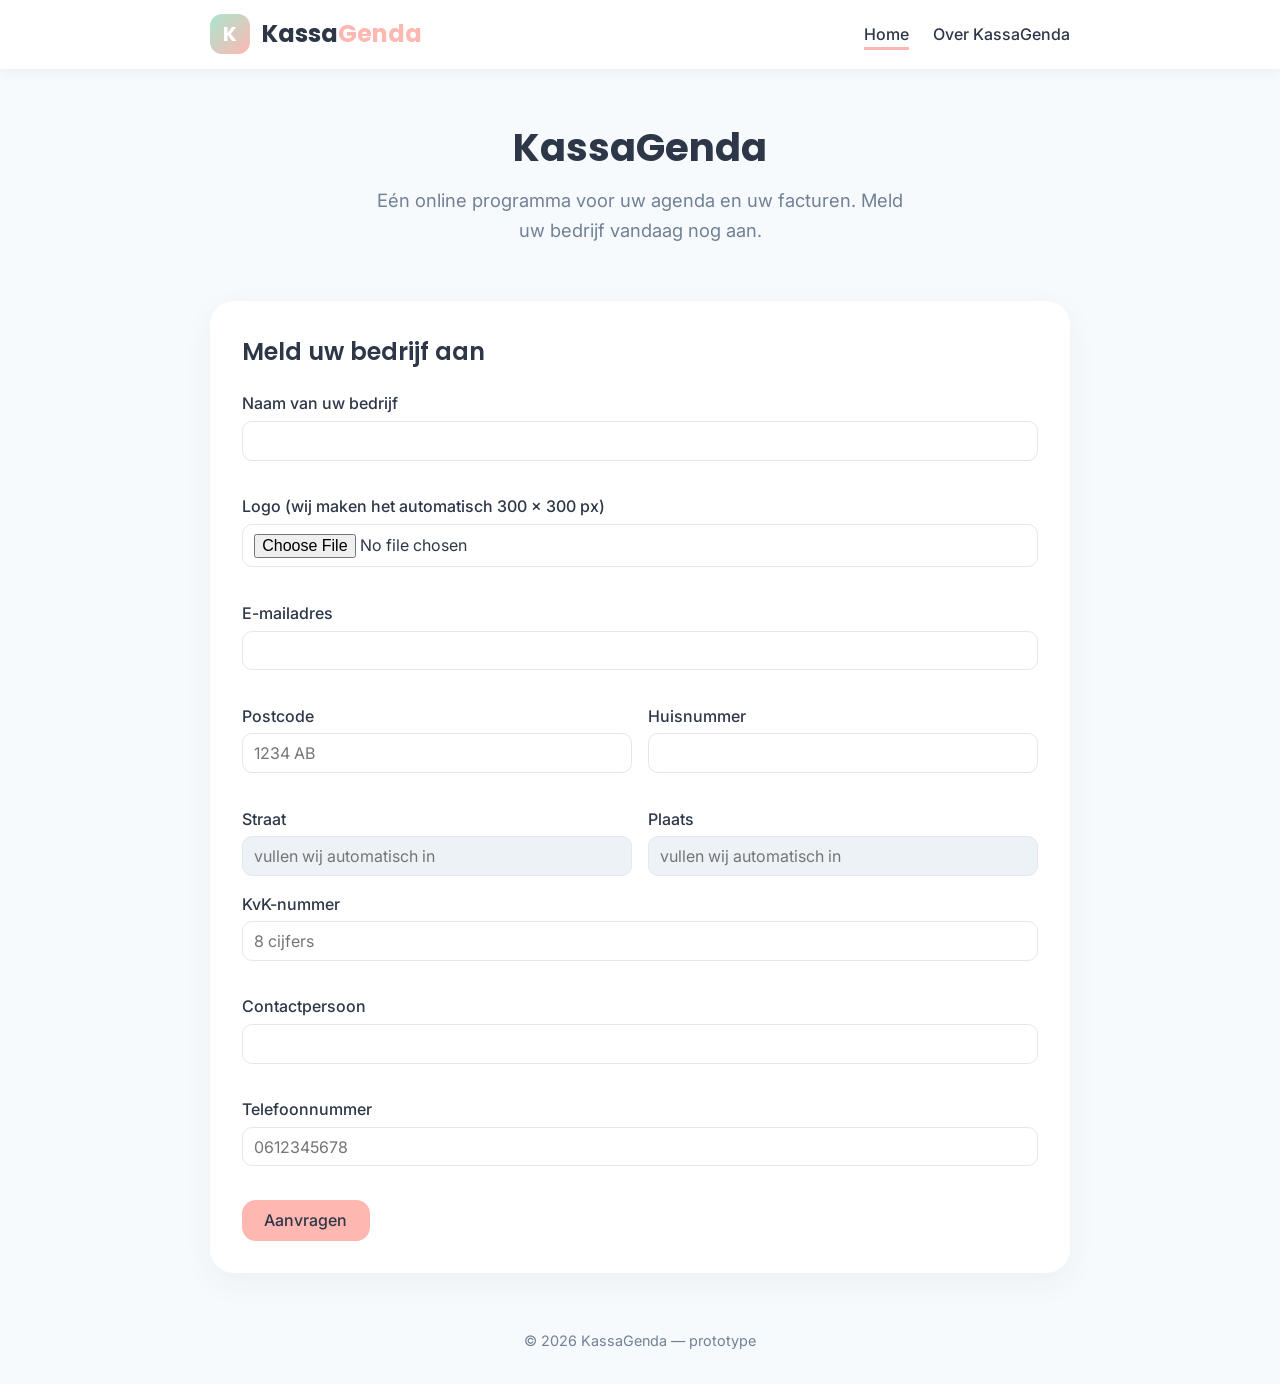
<file: index.html>
<!DOCTYPE html>
<html lang="nl">
<head>
  <meta charset="utf-8">
  <meta name="viewport" content="width=device-width, initial-scale=1">
  <title>KassaGenda — het platform voor uw onderneming</title>
  <link rel="stylesheet" href="css/style.css">
  <link rel="icon" href="data:image/svg+xml,%3Csvg xmlns='http://www.w3.org/2000/svg' viewBox='0 0 40 40'%3E%3Cdefs%3E%3ClinearGradient id='g' x1='0' y1='0' x2='1' y2='1'%3E%3Cstop offset='0' stop-color='%23A8E6CF'/%3E%3Cstop offset='1' stop-color='%23FFB7B2'/%3E%3C/linearGradient%3E%3C/defs%3E%3Crect width='40' height='40' rx='12' fill='url(%23g)'/%3E%3Ctext x='20' y='27' font-family='sans-serif' font-size='20' font-weight='bold' fill='white' text-anchor='middle'%3EK%3C/text%3E%3C/svg%3E">
  <link rel="preconnect" href="https://fonts.googleapis.com">
  <link rel="preconnect" href="https://fonts.gstatic.com" crossorigin>
  <link href="https://fonts.googleapis.com/css2?family=Inter:wght@400;500&family=Poppins:wght@600;700&display=swap" rel="stylesheet">
</head>
<body>
  <header class="site-header">
    <div class="container header-inner">
      <a class="logo" href="index.html">
        <span class="logo-icon" aria-hidden="true">K</span>
        <span><span class="logo-kassa">Kassa</span><span class="logo-genda">Genda</span></span>
      </a>
      <nav>
        <a href="index.html" class="actief" aria-current="page">Home</a>
        <a href="over.html">Over KassaGenda</a>
      </nav>
    </div>
  </header>
  <main class="container">
    <section class="hero">
      <h1>KassaGenda</h1>
      <p>Eén online programma voor uw agenda en uw facturen. Meld uw bedrijf vandaag nog aan.</p>
    </section>
    <section id="inschrijf-sectie">
      <!-- Stap 1: formulier -->
      <div class="kaart" id="stap-formulier">
        <h2>Meld uw bedrijf aan</h2>
        <form id="inschrijfformulier" novalidate>
          <div class="veld">
            <label for="naam">Naam van uw bedrijf</label>
            <input id="naam" type="text" required>
            <span class="fout" aria-live="polite" id="fout-naam"></span>
          </div>
          <div class="veld">
            <label for="logo">Logo (wij maken het automatisch 300 × 300 px)</label>
            <input id="logo" type="file" accept="image/*" required>
            <span class="fout" aria-live="polite" id="fout-logo"></span>
            <img id="logo-preview" class="logo-preview verborgen" alt="Logovoorbeeld">
          </div>
          <div class="veld">
            <label for="email">E-mailadres</label>
            <input id="email" type="email" required>
            <span class="fout" aria-live="polite" id="fout-email"></span>
          </div>
          <div class="velden-rij">
            <div class="veld">
              <label for="postcode">Postcode</label>
              <input id="postcode" type="text" placeholder="1234 AB" required>
              <span class="fout" aria-live="polite" id="fout-postcode"></span>
            </div>
            <div class="veld">
              <label for="huisnummer">Huisnummer</label>
              <input id="huisnummer" type="text" required>
              <span class="fout" aria-live="polite" id="fout-huisnummer"></span>
            </div>
          </div>
          <div class="velden-rij">
            <div class="veld">
              <label for="straat">Straat</label>
              <input id="straat" type="text" readonly placeholder="vullen wij automatisch in">
            </div>
            <div class="veld">
              <label for="plaats">Plaats</label>
              <input id="plaats" type="text" readonly placeholder="vullen wij automatisch in">
            </div>
          </div>
          <span class="fout" aria-live="polite" id="fout-adres"></span>
          <div class="veld">
            <label for="kvk">KvK-nummer</label>
            <input id="kvk" type="text" placeholder="8 cijfers" required>
            <span class="fout" aria-live="polite" id="fout-kvk"></span>
          </div>
          <div class="veld">
            <label for="contactpersoon">Contactpersoon</label>
            <input id="contactpersoon" type="text" required>
            <span class="fout" aria-live="polite" id="fout-contactpersoon"></span>
          </div>
          <div class="veld">
            <label for="telefoon">Telefoonnummer</label>
            <input id="telefoon" type="tel" placeholder="0612345678" required>
            <span class="fout" aria-live="polite" id="fout-telefoon"></span>
          </div>
          <button type="submit" class="knop">Aanvragen</button>
        </form>
      </div>

      <!-- Stap 2: verificatie -->
      <div class="kaart verborgen" id="stap-verificatie">
        <h2>Verifieer uw gegevens</h2>
        <p>Wij hebben twee codes gestuurd: één naar uw e-mail en één naar uw telefoon. Vul de codes hieronder in.</p>
        <div class="melding melding-info" id="demo-codes" role="status"></div>
        <div class="velden-rij">
          <div class="veld">
            <label for="email-code">Code uit e-mail</label>
            <input id="email-code" type="text" maxlength="6" autocomplete="off">
            <span class="fout" aria-live="polite" id="fout-email-code"></span>
          </div>
          <div class="veld">
            <label for="telefoon-code">Code uit sms</label>
            <input id="telefoon-code" type="text" maxlength="6" autocomplete="off">
            <span class="fout" aria-live="polite" id="fout-telefoon-code"></span>
          </div>
        </div>
        <button type="button" class="knop" id="knop-verifieer">Bevestigen</button>
      </div>

      <!-- Stap 3: bevestiging -->
      <div class="kaart verborgen" id="stap-klaar">
        <h2>Aanvraag ontvangen 🎉</h2>
        <div class="melding melding-goed">
          Wij hebben uw aanvraag ontvangen en gaan deze bekijken.
          Uw unieke KassaGenda-code is <span class="demo-code" id="tenant-code"></span>.
          Bewaar deze code goed.
        </div>
        <a class="knop knop-secundair" href="index.html">Terug naar start</a>
      </div>
    </section>
  </main>
  <footer class="site-footer">© 2026 KassaGenda — prototype</footer>
  <script src="js/validatie.js"></script>
  <script src="js/adres.js"></script>
  <script src="js/agenda.js"></script>
  <script src="js/db.js"></script>
  <script src="js/public.js"></script>
  <script src="js/menu.js"></script>
</body>
</html>
</file>
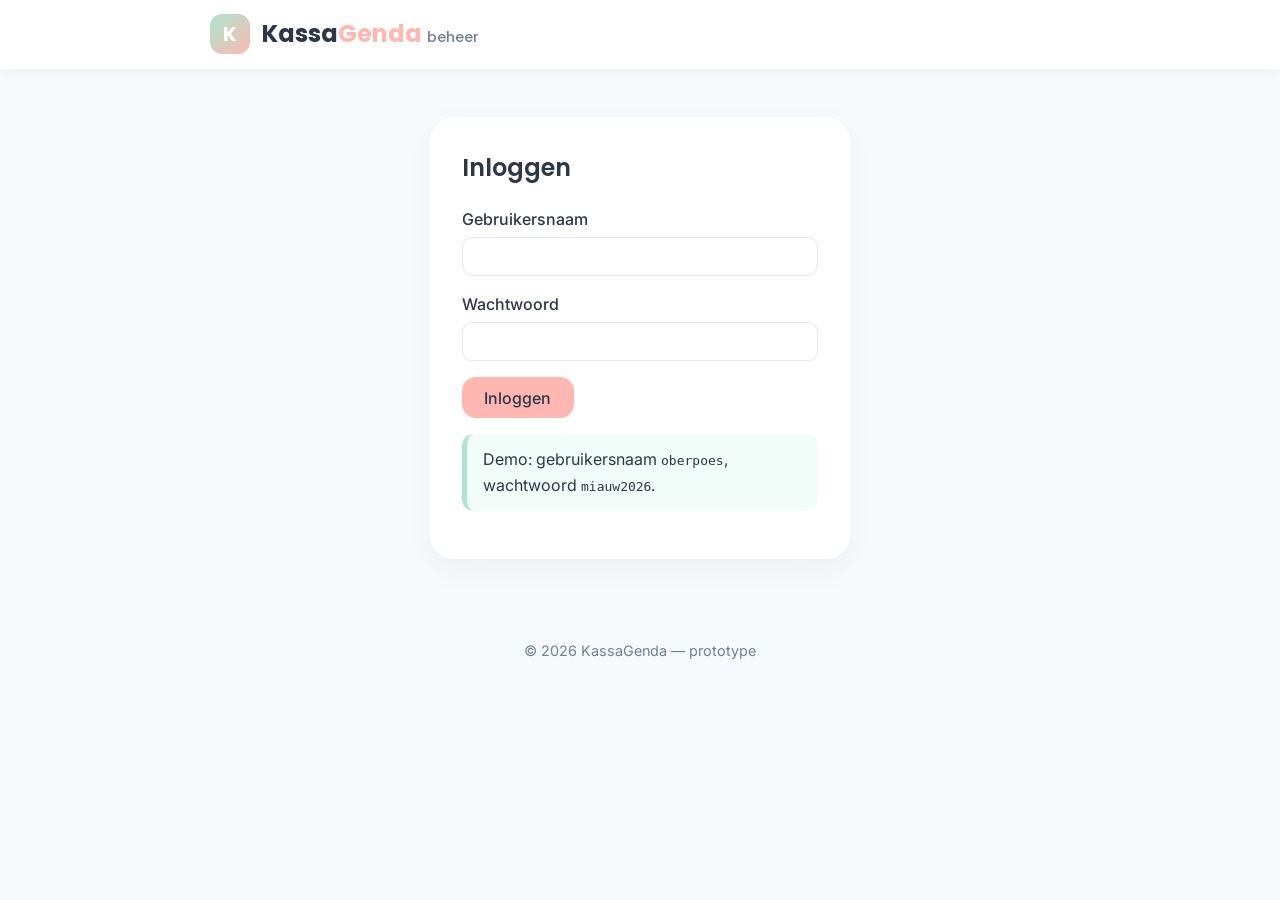
<file: admin.html>
<!DOCTYPE html>
<html lang="nl">
<head>
  <meta charset="utf-8">
  <meta name="viewport" content="width=device-width, initial-scale=1">
  <title>KassaGenda — beheer</title>
  <link rel="stylesheet" href="css/style.css">
  <link rel="icon" href="data:image/svg+xml,%3Csvg xmlns='http://www.w3.org/2000/svg' viewBox='0 0 40 40'%3E%3Cdefs%3E%3ClinearGradient id='g' x1='0' y1='0' x2='1' y2='1'%3E%3Cstop offset='0' stop-color='%23A8E6CF'/%3E%3Cstop offset='1' stop-color='%23FFB7B2'/%3E%3C/linearGradient%3E%3C/defs%3E%3Crect width='40' height='40' rx='12' fill='url(%23g)'/%3E%3Ctext x='20' y='27' font-family='sans-serif' font-size='20' font-weight='bold' fill='white' text-anchor='middle'%3EK%3C/text%3E%3C/svg%3E">
  <link rel="preconnect" href="https://fonts.googleapis.com">
  <link rel="preconnect" href="https://fonts.gstatic.com" crossorigin>
  <link href="https://fonts.googleapis.com/css2?family=Inter:wght@400;500&family=Poppins:wght@600;700&display=swap" rel="stylesheet">
</head>
<body>
  <header class="site-header">
    <div class="container header-inner">
      <a class="logo" href="admin.html">
        <span class="logo-icon" aria-hidden="true">K</span>
        <span><span class="logo-kassa">Kassa</span><span class="logo-genda">Genda</span> <small>beheer</small></span>
      </a>
      <nav id="admin-menu" class="verborgen">
        <a href="#" id="menu-dashboard" class="actief">Dashboard</a>
        <a href="#" id="menu-aanvragen">Aanvragen</a>
        <a href="#" id="menu-tenants">Tenants</a>
        <a href="#" id="menu-uitloggen">Uitloggen</a>
      </nav>
    </div>
  </header>
  <main class="container">

    <!-- Login -->
    <div class="kaart" id="login-kaart" style="max-width: 420px; margin: 3rem auto;">
      <h2>Inloggen</h2>
      <div class="veld">
        <label for="gebruikersnaam">Gebruikersnaam</label>
        <input id="gebruikersnaam" type="text" autocomplete="username">
      </div>
      <div class="veld">
        <label for="wachtwoord">Wachtwoord</label>
        <input id="wachtwoord" type="password" autocomplete="current-password">
      </div>
      <span class="fout" aria-live="polite" id="fout-login"></span>
      <button class="knop" id="knop-login">Inloggen</button>
      <p class="melding melding-info">Demo: gebruikersnaam <code>oberpoes</code>, wachtwoord <code>miauw2026</code>.</p>
    </div>

    <!-- Applicatie -->
    <div id="admin-app" class="verborgen">
      <div id="view-dashboard"></div>
      <div id="view-aanvragen" class="verborgen"></div>
      <div id="view-tenants" class="verborgen"></div>
    </div>

  </main>
  <footer class="site-footer">© 2026 KassaGenda — prototype</footer>
  <script src="js/validatie.js"></script>
  <script src="js/agenda.js"></script>
  <script src="js/lijst.js"></script>
  <script src="js/db.js"></script>
  <script src="js/admin.js"></script>
  <script src="js/menu.js"></script>
</body>
</html>
</file>
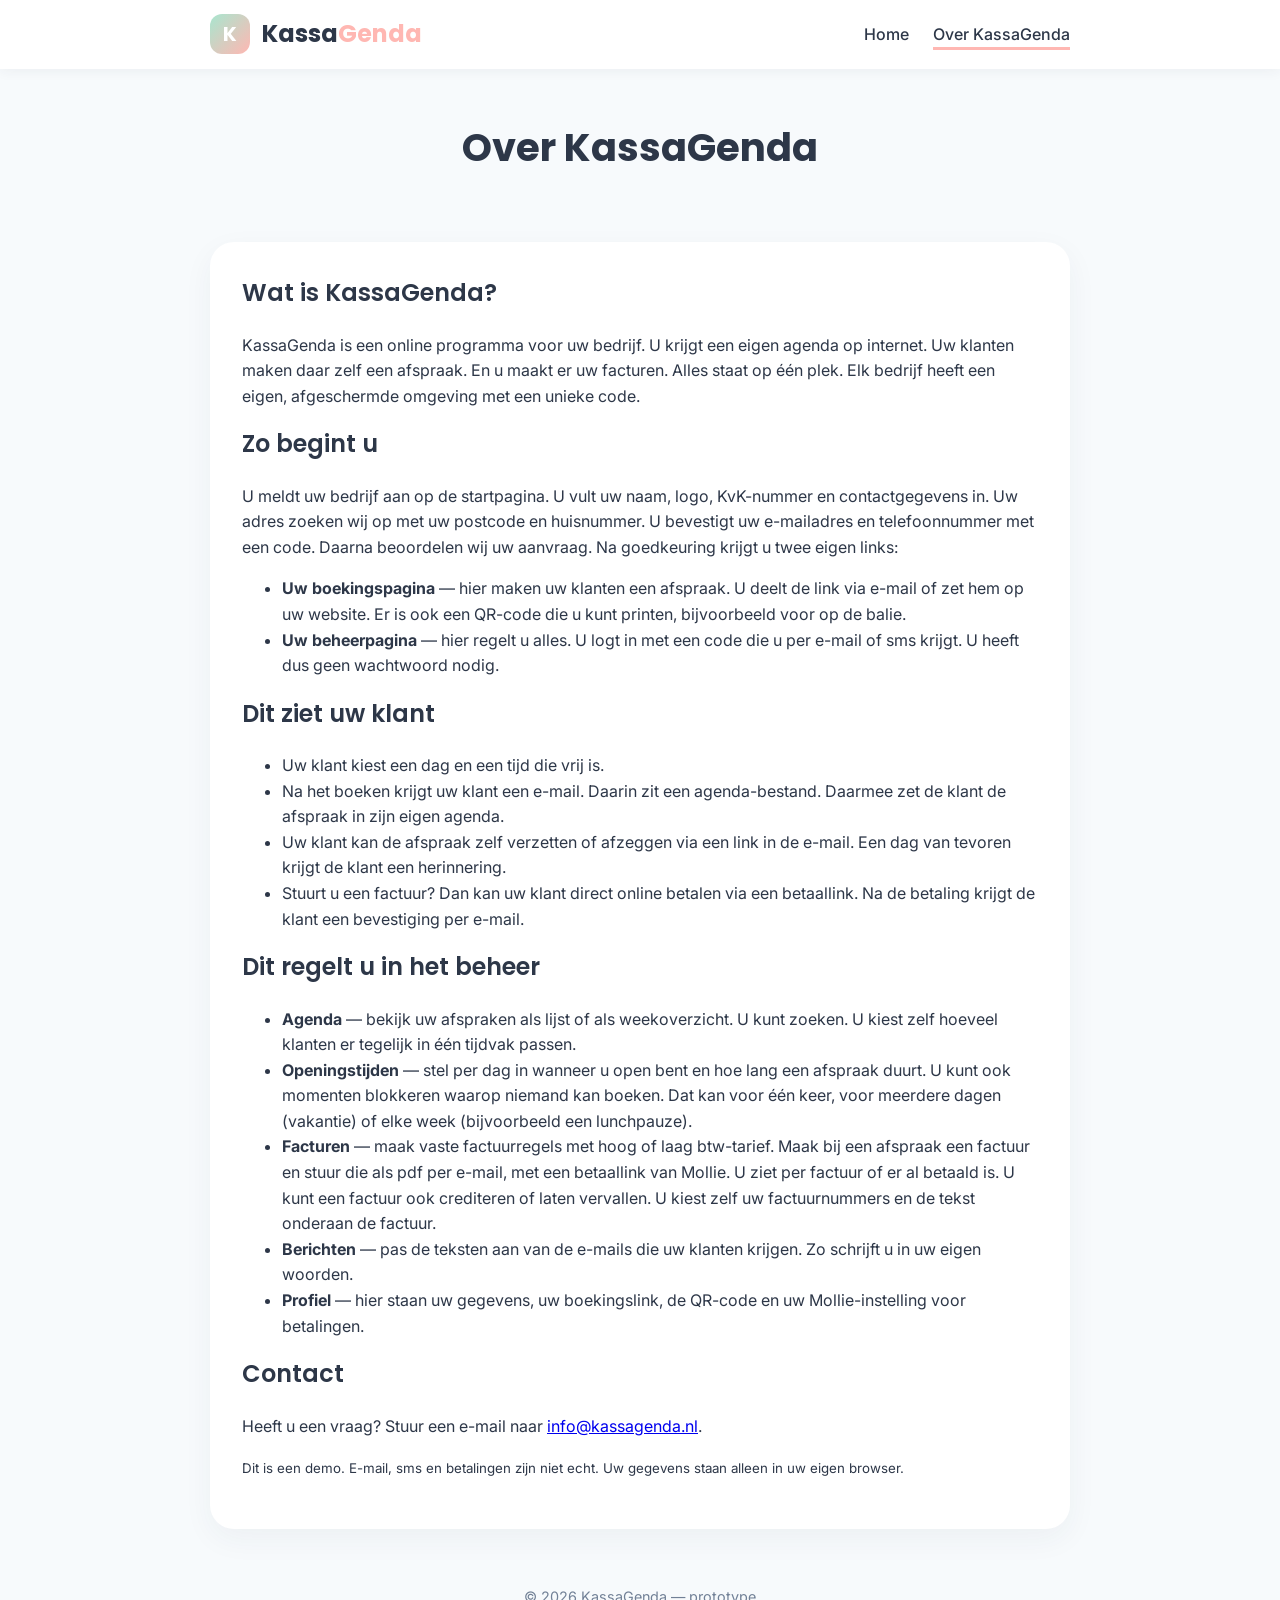
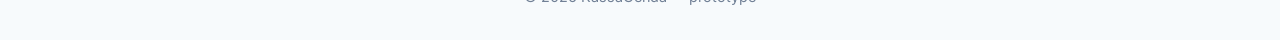
<file: over.html>
<!DOCTYPE html>
<html lang="nl">
<head>
  <meta charset="utf-8">
  <meta name="viewport" content="width=device-width, initial-scale=1">
  <title>Over KassaGenda</title>
  <link rel="stylesheet" href="css/style.css">
  <link rel="icon" href="data:image/svg+xml,%3Csvg xmlns='http://www.w3.org/2000/svg' viewBox='0 0 40 40'%3E%3Cdefs%3E%3ClinearGradient id='g' x1='0' y1='0' x2='1' y2='1'%3E%3Cstop offset='0' stop-color='%23A8E6CF'/%3E%3Cstop offset='1' stop-color='%23FFB7B2'/%3E%3C/linearGradient%3E%3C/defs%3E%3Crect width='40' height='40' rx='12' fill='url(%23g)'/%3E%3Ctext x='20' y='27' font-family='sans-serif' font-size='20' font-weight='bold' fill='white' text-anchor='middle'%3EK%3C/text%3E%3C/svg%3E">
  <link rel="preconnect" href="https://fonts.googleapis.com">
  <link rel="preconnect" href="https://fonts.gstatic.com" crossorigin>
  <link href="https://fonts.googleapis.com/css2?family=Inter:wght@400;500&family=Poppins:wght@600;700&display=swap" rel="stylesheet">
</head>
<body>
  <header class="site-header">
    <div class="container header-inner">
      <a class="logo" href="index.html">
        <span class="logo-icon" aria-hidden="true">K</span>
        <span><span class="logo-kassa">Kassa</span><span class="logo-genda">Genda</span></span>
      </a>
      <nav>
        <a href="index.html">Home</a>
        <a href="over.html" class="actief" aria-current="page">Over KassaGenda</a>
      </nav>
    </div>
  </header>
  <main class="container">
    <section class="hero">
      <h1>Over KassaGenda</h1>
    </section>
    <div class="kaart">
      <h2>Wat is KassaGenda?</h2>
      <p>KassaGenda is een online programma voor uw bedrijf. U krijgt een eigen agenda
      op internet. Uw klanten maken daar zelf een afspraak. En u maakt er uw facturen.
      Alles staat op één plek. Elk bedrijf heeft een eigen, afgeschermde omgeving met
      een unieke code.</p>

      <h2>Zo begint u</h2>
      <p>U meldt uw bedrijf aan op de startpagina. U vult uw naam, logo, KvK-nummer en
      contactgegevens in. Uw adres zoeken wij op met uw postcode en huisnummer. U
      bevestigt uw e-mailadres en telefoonnummer met een code. Daarna beoordelen wij uw
      aanvraag. Na goedkeuring krijgt u twee eigen links:</p>
      <ul>
        <li><strong>Uw boekingspagina</strong> — hier maken uw klanten een afspraak. U
        deelt de link via e-mail of zet hem op uw website. Er is ook een QR-code die u
        kunt printen, bijvoorbeeld voor op de balie.</li>
        <li><strong>Uw beheerpagina</strong> — hier regelt u alles. U logt in met een
        code die u per e-mail of sms krijgt. U heeft dus geen wachtwoord nodig.</li>
      </ul>

      <h2>Dit ziet uw klant</h2>
      <ul>
        <li>Uw klant kiest een dag en een tijd die vrij is.</li>
        <li>Na het boeken krijgt uw klant een e-mail. Daarin zit een agenda-bestand.
        Daarmee zet de klant de afspraak in zijn eigen agenda.</li>
        <li>Uw klant kan de afspraak zelf verzetten of afzeggen via een link in de
        e-mail. Een dag van tevoren krijgt de klant een herinnering.</li>
        <li>Stuurt u een factuur? Dan kan uw klant direct online betalen via een
        betaallink. Na de betaling krijgt de klant een bevestiging per e-mail.</li>
      </ul>

      <h2>Dit regelt u in het beheer</h2>
      <ul>
        <li><strong>Agenda</strong> — bekijk uw afspraken als lijst of als weekoverzicht.
        U kunt zoeken. U kiest zelf hoeveel klanten er tegelijk in één tijdvak passen.</li>
        <li><strong>Openingstijden</strong> — stel per dag in wanneer u open bent en hoe
        lang een afspraak duurt. U kunt ook momenten blokkeren waarop niemand kan
        boeken. Dat kan voor één keer, voor meerdere dagen (vakantie) of elke week
        (bijvoorbeeld een lunchpauze).</li>
        <li><strong>Facturen</strong> — maak vaste factuurregels met hoog of laag
        btw-tarief. Maak bij een afspraak een factuur en stuur die als pdf per e-mail,
        met een betaallink van Mollie. U ziet per factuur of er al betaald is. U kunt
        een factuur ook crediteren of laten vervallen. U kiest zelf uw
        factuurnummers en de tekst onderaan de factuur.</li>
        <li><strong>Berichten</strong> — pas de teksten aan van de e-mails die uw
        klanten krijgen. Zo schrijft u in uw eigen woorden.</li>
        <li><strong>Profiel</strong> — hier staan uw gegevens, uw boekingslink, de
        QR-code en uw Mollie-instelling voor betalingen.</li>
      </ul>

      <h2>Contact</h2>
      <p>Heeft u een vraag? Stuur een e-mail naar
      <a href="mailto:info@kassagenda.nl">info@kassagenda.nl</a>.</p>

      <p><small>Dit is een demo. E-mail, sms en betalingen zijn niet echt. Uw gegevens
      staan alleen in uw eigen browser.</small></p>
    </div>
  </main>
  <footer class="site-footer">© 2026 KassaGenda — prototype</footer>
  <script src="js/menu.js"></script>
</body>
</html>
</file>
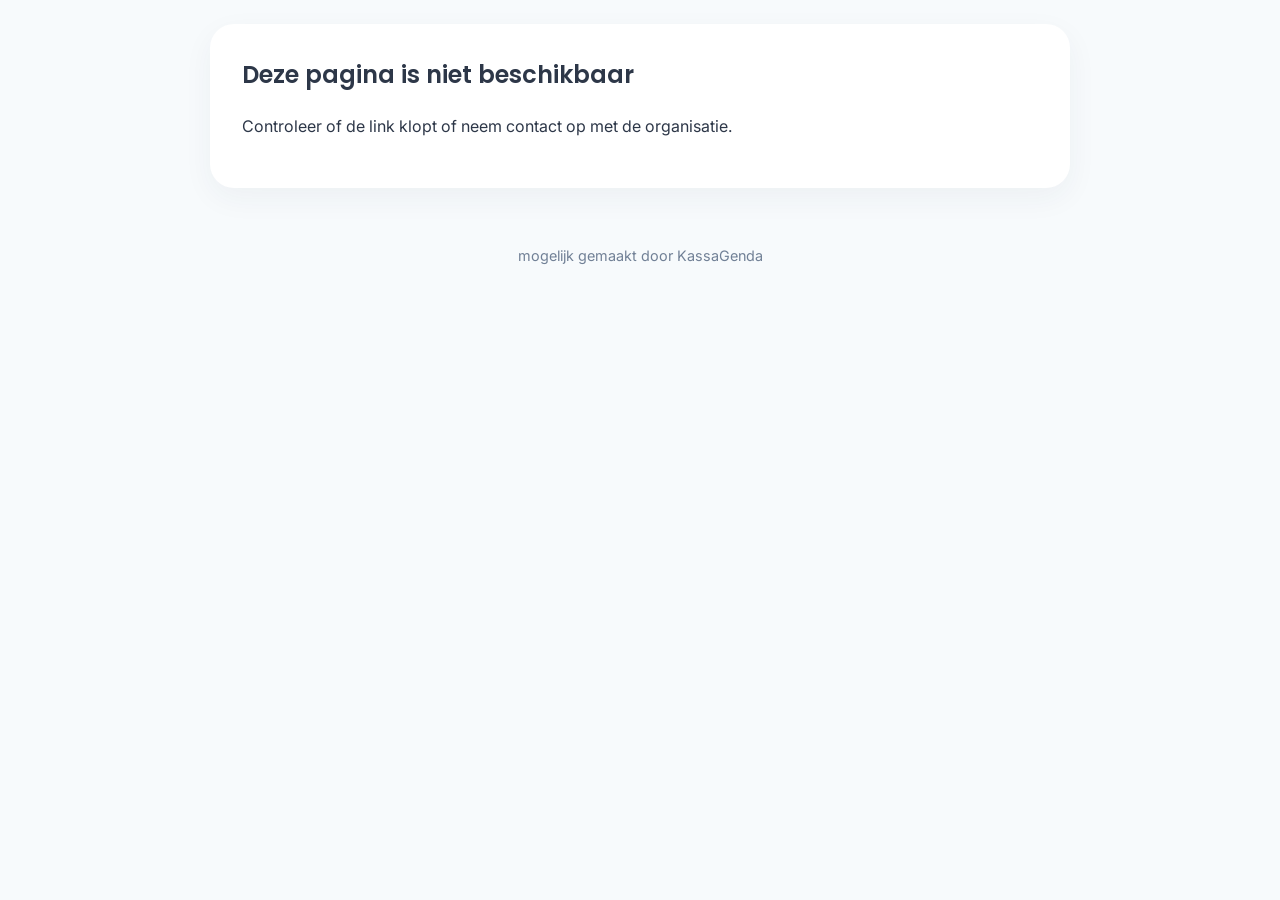
<file: tenant.html>
<!DOCTYPE html>
<html lang="nl">
<head>
  <meta charset="utf-8">
  <meta name="viewport" content="width=device-width, initial-scale=1">
  <title>Afspraak maken</title>
  <link rel="stylesheet" href="css/style.css">
  <link rel="icon" href="data:image/svg+xml,%3Csvg xmlns='http://www.w3.org/2000/svg' viewBox='0 0 40 40'%3E%3Cdefs%3E%3ClinearGradient id='g' x1='0' y1='0' x2='1' y2='1'%3E%3Cstop offset='0' stop-color='%23A8E6CF'/%3E%3Cstop offset='1' stop-color='%23FFB7B2'/%3E%3C/linearGradient%3E%3C/defs%3E%3Crect width='40' height='40' rx='12' fill='url(%23g)'/%3E%3Ctext x='20' y='27' font-family='sans-serif' font-size='20' font-weight='bold' fill='white' text-anchor='middle'%3EK%3C/text%3E%3C/svg%3E">
  <link rel="preconnect" href="https://fonts.googleapis.com">
  <link rel="preconnect" href="https://fonts.gstatic.com" crossorigin>
  <link href="https://fonts.googleapis.com/css2?family=Inter:wght@400;500&family=Poppins:wght@600;700&display=swap" rel="stylesheet">
  <style>
    .tenant-kop { display: flex; align-items: center; gap: 1rem; padding: 1.25rem 0 0; }
    .tenant-kop img { width: 72px; height: 72px; border-radius: 10px; border: 1px solid var(--rand); }
    .tenant-kop h1 { margin: 0; font-size: 1.6rem; color: var(--charcoal); }
    .tenant-kop p { margin: 0; color: #666; }
    .keuze-grid { display: flex; flex-wrap: wrap; gap: 0.5rem; }
    .keuze-grid .knop-secundair.gekozen { background: var(--charcoal); color: #fff; }
    .keuze-grid button:disabled { opacity: 0.35; cursor: not-allowed; text-decoration: line-through; }
  </style>
</head>
<body>
  <main class="container">
    <div class="kaart verborgen" id="niet-beschikbaar">
      <h2>Deze pagina is niet beschikbaar</h2>
      <p>Controleer of de link klopt of neem contact op met de organisatie.</p>
    </div>

    <div id="boeking" class="verborgen">
      <div class="tenant-kop">
        <img id="t-logo" alt="Logo">
        <div>
          <h1 id="t-naam"></h1>
          <p id="t-adres"></p>
        </div>
      </div>

      <div class="kaart" id="stap-slot">
        <h2>Maak een afspraak</h2>
        <div class="veld">
          <label>Kies een dag</label>
          <div class="keuze-grid" id="dag-keuze"></div>
        </div>
        <div class="veld verborgen" id="tijd-blok">
          <label>Kies een tijd</label>
          <div class="keuze-grid" id="tijd-keuze"></div>
        </div>
      </div>

      <div class="kaart verborgen" id="stap-gegevens">
        <h2>Uw gegevens</h2>
        <p class="melding melding-info" id="gekozen-slot"></p>
        <form id="afspraakformulier" novalidate>
          <div class="veld">
            <label for="naam">Naam</label>
            <input id="naam" type="text" required>
            <span class="fout" aria-live="polite" id="fout-naam"></span>
          </div>
          <div class="veld">
            <label for="email">E-mailadres</label>
            <input id="email" type="email" required>
            <span class="fout" aria-live="polite" id="fout-email"></span>
          </div>
          <div class="velden-rij">
            <div class="veld">
              <label for="postcode">Postcode</label>
              <input id="postcode" type="text" placeholder="1234 AB" required>
              <span class="fout" aria-live="polite" id="fout-postcode"></span>
            </div>
            <div class="veld">
              <label for="huisnummer">Huisnummer</label>
              <input id="huisnummer" type="text" required>
              <span class="fout" aria-live="polite" id="fout-huisnummer"></span>
            </div>
          </div>
          <div class="velden-rij">
            <div class="veld">
              <label for="straat">Straat</label>
              <input id="straat" type="text" readonly placeholder="vullen wij automatisch in">
            </div>
            <div class="veld">
              <label for="plaats">Plaats</label>
              <input id="plaats" type="text" readonly placeholder="vullen wij automatisch in">
            </div>
          </div>
          <span class="fout" aria-live="polite" id="fout-adres"></span>
          <div class="veld">
            <label for="extra">Extra (optioneel)</label>
            <input id="extra" type="text">
          </div>
          <div class="veld">
            <label for="telefoon">Telefoonnummer</label>
            <input id="telefoon" type="tel" placeholder="0612345678" required>
            <span class="fout" aria-live="polite" id="fout-telefoon"></span>
          </div>
          <span class="fout" aria-live="polite" id="fout-boeking"></span>
          <button type="submit" class="knop">Afspraak bevestigen</button>
        </form>
      </div>

      <div class="kaart verborgen" id="stap-klaar">
        <h2>Afspraak bevestigd 🎉</h2>
        <div class="melding melding-goed" id="bevestiging" role="status"></div>
        <div class="melding melding-info" id="bevestiging-mail" role="status"></div>
      </div>
    </div>
  </main>
  <footer class="site-footer">mogelijk gemaakt door KassaGenda</footer>
  <script src="js/validatie.js"></script>
  <script src="js/adres.js"></script>
  <script src="js/agenda.js"></script>
  <script src="js/kalender.js"></script>
  <script src="js/berichten.js"></script>
  <script src="js/db.js"></script>
  <script src="js/tenant.js"></script>
</body>
</html>
</file>
<file: css/style.css>
:root {
  --mint: #A8E6CF;
  --roze: #FFB7B2;
  --charcoal: #2D3748;
  --bg: #F7FAFC;
  --grijstekst: #718096;
  --rand: #E2E8F0;
  --rood: #c0392b;
  --groen: #1e8e4e;
  --blauw: #2471a3;
  --grijs: #7f8c8d;
  --font-koppen: 'Poppins', system-ui, sans-serif;
  --font-body: 'Inter', system-ui, sans-serif;
}
* { box-sizing: border-box; }
body {
  margin: 0;
  font-family: var(--font-body);
  background: var(--bg);
  color: var(--charcoal);
  line-height: 1.6;
  overflow-x: hidden;
}
img, canvas { max-width: 100%; }
h1, h2, h3 { font-family: var(--font-koppen); font-weight: 600; }
.container { max-width: 900px; margin: 0 auto; padding: 0 1.25rem; }

/* Header en menu */
.site-header { background: #fff; box-shadow: 0 2px 12px rgba(45, 55, 72, 0.06); }
.header-inner { display: flex; align-items: center; justify-content: space-between; padding: 0.9rem 1.25rem; }

/* Logo (style guide) */
.logo {
  font-family: var(--font-koppen); font-size: 1.5rem; font-weight: 700;
  display: flex; align-items: center; gap: 12px;
  color: var(--charcoal); text-decoration: none;
}
.logo-icon {
  width: 40px; height: 40px; flex: none;
  background: linear-gradient(135deg, var(--mint), var(--roze));
  border-radius: 12px;
  display: flex; justify-content: center; align-items: center;
  color: #fff; font-size: 20px; font-family: var(--font-koppen); font-weight: 700;
}
.logo-kassa { color: var(--charcoal); }
.logo-genda { color: var(--roze); }
.logo small { font-size: 0.9rem; color: var(--grijstekst); font-weight: 500; }

.site-header nav a {
  color: var(--charcoal); text-decoration: none; margin-left: 1.25rem;
  padding-bottom: 3px; font-weight: 500;
}
.site-header nav a.actief, .site-header nav a:hover { border-bottom: 3px solid var(--roze); }

/* Hero */
.hero { text-align: center; padding: 3rem 0 2rem; }
.hero h1 { font-size: 2.4rem; margin: 0 0 0.5rem; color: var(--charcoal); font-weight: 700; }
.hero p { font-size: 1.15rem; color: var(--grijstekst); max-width: 34rem; margin: 0 auto; }

/* Kaarten en formulieren */
.kaart {
  background: #fff; border-radius: 24px; padding: 2rem; margin: 1.5rem 0;
  box-shadow: 0 10px 30px rgba(45, 55, 72, 0.05);
}
.kaart h2 { margin-top: 0; color: var(--charcoal); }
.veld { margin-bottom: 1rem; }
.veld label { display: block; font-weight: 500; margin-bottom: 0.25rem; }
.veld input, .veld select {
  width: 100%; padding: 0.55rem 0.7rem; border: 1px solid var(--rand);
  border-radius: 10px; font-size: 1rem; background: #fff; font-family: var(--font-body);
}
.veld textarea {
  width: 100%; padding: 0.55rem 0.7rem; border: 1px solid var(--rand);
  border-radius: 10px; font-size: 1rem; background: #fff; font-family: var(--font-body);
}
.veld textarea:focus { outline: 2px solid var(--charcoal); border-color: var(--charcoal); }
.veld input[readonly] { background: #EDF2F7; color: var(--grijstekst); }
.veld input:focus, .veld select:focus { outline: 2px solid var(--charcoal); border-color: var(--charcoal); }
.veld .fout { color: var(--rood); font-size: 0.85rem; display: block; min-height: 1.1rem; }
.fout { color: var(--rood); font-size: 0.85rem; display: block; }
.velden-rij { display: flex; gap: 1rem; }
.velden-rij .veld { flex: 1; }

/* Knoppen (style guide: blossom-roze primair) */
.knop {
  background: var(--roze); color: var(--charcoal); border: none; border-radius: 14px;
  padding: 0.65rem 1.4rem; font-size: 1rem; font-weight: 500; cursor: pointer;
  text-decoration: none; display: inline-block; font-family: var(--font-body);
  transition: transform 0.2s ease, box-shadow 0.2s ease;
}
.knop:hover { transform: translateY(-2px); box-shadow: 0 5px 15px rgba(255, 183, 178, 0.4); }
.knop-secundair { background: #fff; color: var(--charcoal); border: 1px solid var(--charcoal); }
.knop-secundair:hover { box-shadow: 0 5px 15px rgba(45, 55, 72, 0.15); }
.knop-gevaar { background: var(--rood); color: #fff; }
.knop-gevaar:hover { box-shadow: 0 5px 15px rgba(192, 57, 43, 0.35); }
.knop-goed { background: var(--groen); color: #fff; }
.knop-goed:hover { box-shadow: 0 5px 15px rgba(30, 142, 78, 0.35); }
.knop-klein { padding: 0.3rem 0.8rem; font-size: 0.85rem; }
.knop:disabled { opacity: 0.4; cursor: not-allowed; transform: none; box-shadow: none; }

/* Statusbadges */
.badge { display: inline-block; padding: 0.15rem 0.6rem; border-radius: 99px; font-size: 0.8rem; font-weight: 600; color: #fff; }
.badge-aangevraagd { background: var(--blauw); }
.badge-afgewezen { background: var(--rood); }
.badge-actief { background: var(--groen); }
.badge-inactief { background: var(--grijs); }

/* Tabellen */
.tabel-scroll { overflow-x: auto; -webkit-overflow-scrolling: touch; }
.tabel { width: 100%; border-collapse: collapse; }
.tabel th, .tabel td { text-align: left; padding: 0.55rem 0.7rem; border-bottom: 1px solid var(--rand); vertical-align: middle; }
.tabel th { background: #EDF2F7; color: var(--charcoal); font-family: var(--font-body); font-weight: 600; }
.tabel img { width: 40px; height: 40px; border-radius: 10px; border: 1px solid var(--rand); }
.tabel tr.klikbaar { cursor: pointer; }
.tabel tr.klikbaar:hover { background: var(--bg); }

/* Dashboard-tegels (style guide dashboard-card) */
.card-title {
  font-weight: 500; font-size: 13px; text-transform: uppercase;
  letter-spacing: 0.5px; color: #4A5568;
}
.card-value { font-family: var(--font-koppen); font-size: 24px; font-weight: 700; margin-top: 4px; }

/* Toegankelijkheid */
.knop:focus-visible, a:focus-visible, input:focus-visible, select:focus-visible {
  outline: 3px solid var(--charcoal);
  outline-offset: 2px;
}
@media (prefers-reduced-motion: reduce) {
  * { scroll-behavior: auto !important; transition: none !important; }
}

/* Hulpklassen */
.verborgen { display: none !important; }
.melding { padding: 0.8rem 1rem; border-radius: 12px; margin: 1rem 0; }
.melding-fout { background: #fdecea; color: var(--rood); border-left: 5px solid var(--rood); }
.melding-info { background: rgba(168, 230, 207, 0.15); color: var(--charcoal); border-left: 5px solid var(--mint); }
.melding-goed { background: #e9f7ef; color: var(--groen); border-left: 5px solid var(--groen); }
.demo-code { font-family: monospace; font-size: 1.3rem; background: #EDF2F7; padding: 0.2rem 0.6rem; border-radius: 8px; letter-spacing: 2px; }
.tabel .demo-code { font-size: 0.95rem; }
.logo-preview { width: 150px; height: 150px; border: 1px dashed var(--rand); border-radius: 12px; background: #fff; object-fit: contain; }
.site-footer { text-align: center; color: var(--grijstekst); padding: 2rem 0; font-size: 0.9rem; }

/* Hamburgerknop (alleen zichtbaar op mobiel) */
.menu-knop {
  display: none; background: none; border: none; cursor: pointer;
  font-size: 1.6rem; line-height: 1; color: var(--charcoal);
  padding: 0.25rem 0.4rem; border-radius: 8px;
}

/* Mobiel (smalle schermen) */
@media (max-width: 640px) {
  .container { padding: 0 0.9rem; }
  .header-inner { flex-wrap: wrap; align-items: center; padding: 0.7rem 0.9rem; }
  .logo { font-size: 1.3rem; }
  .menu-knop { display: block; order: 2; margin-left: auto; }
  .site-header nav { order: 3; width: 100%; display: none; flex-direction: column; margin-top: 0.6rem; }
  .site-header.menu-open nav:not(.verborgen) { display: flex; }
  .site-header nav a {
    margin: 0; padding: 0.8rem 0.25rem; border-bottom: 1px solid var(--rand);
  }
  .site-header nav a.actief, .site-header nav a:hover {
    border-bottom: 1px solid var(--rand); border-left: 4px solid var(--roze); padding-left: 0.6rem;
  }
  nav.verborgen ~ .menu-knop { display: none; }
  .hero { padding: 2rem 0 1.5rem; }
  .hero h1 { font-size: 1.7rem; }
  .hero p { font-size: 1rem; }
  .kaart { padding: 1.1rem; border-radius: 16px; }
  .velden-rij { flex-direction: column; gap: 0; }
  .knop { width: 100%; margin-bottom: 0.5rem; }
  .knop-klein { width: auto; margin-bottom: 0; }
  .keuze-grid .knop, .keuze-grid .knop-klein { width: auto; margin-bottom: 0; }
  .keuze-grid button { min-height: 44px; }
}
</file>
